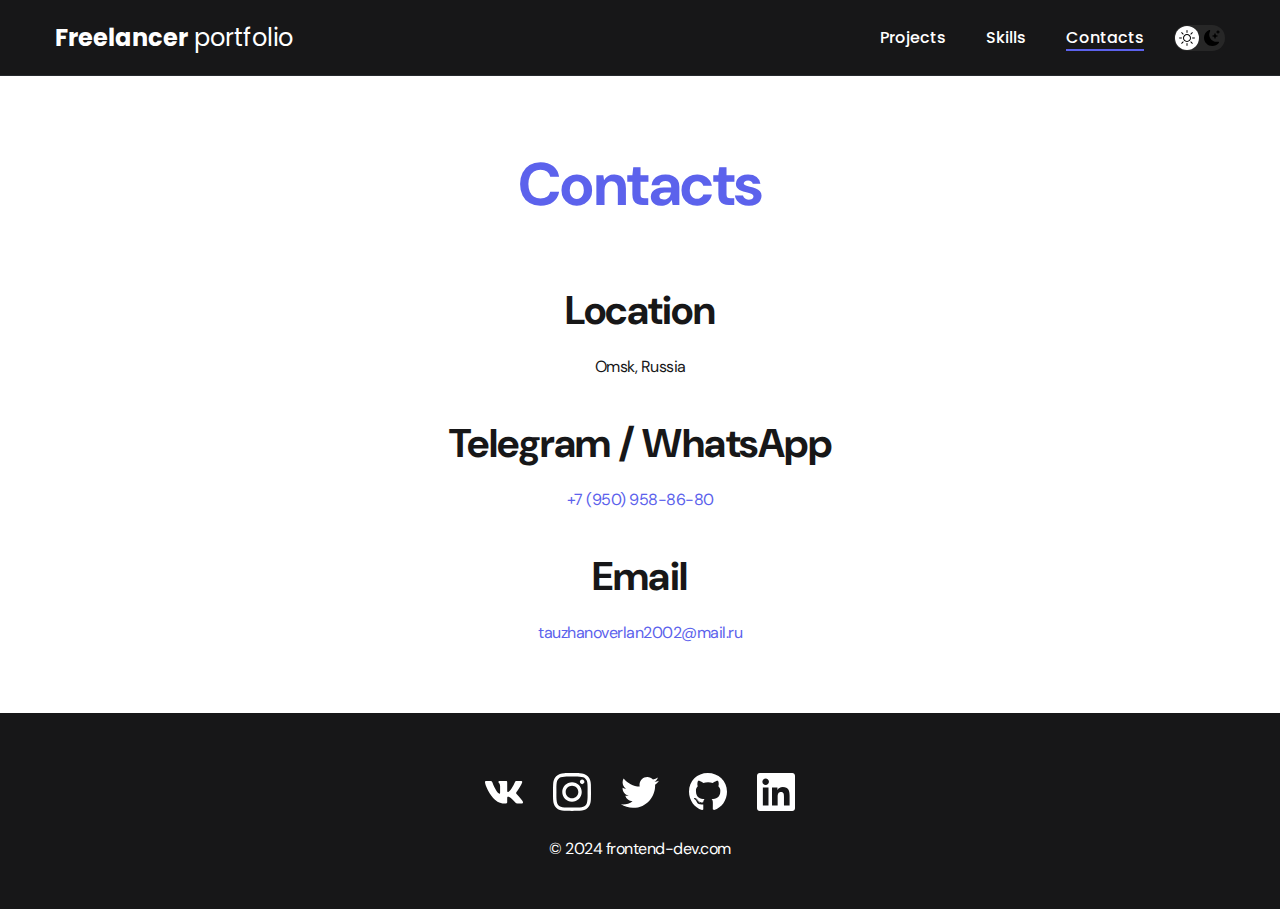
<file: contacts.html>
<!DOCTYPE html>
<html lang="en">
<head>
  <meta charset="UTF-8">
  <meta name="viewport" content="width=device-width, initial-scale=1.0">
  <title>Freelancer portfolio</title>
  <link rel="stylesheet" href="./css/main.css">
</head>
<body>
  <nav class="nav">
    <div class="container">
      <div class="nav-row">
        <a href="./index.html" class="logo"><strong>Freelancer</strong> portfolio</a>

        <button class="dark-mode-btn">
          <img src="./image/icons/sun.svg" alt="Light mode" class="dark-mode-btn__icon">
          <img src="./image/icons/moon.svg" alt="Light mode" class="dark-mode-btn__icon">
        </button>
        
        <ul class="nav-list">
          <li class="nav-list__item"><a href="./index.html" class="nav-list__link">Projects</a></li>
          <li class="nav-list__item"><a href="./skills.html" class="nav-list__link">Skills</a></li>
          <li class="nav-list__item"><a href="./contacts.html" class="nav-list__link nav-list__link--active">Contacts</a></li>
        </ul>
      </div>
    </div>
  </nav>

  <main class="section">
    <div class="container">
        <h1 class="title-1">Contacts</h1>
        <ul class="content-list">
          <li class="content-list_item">
            <h2 class="title-2">Location</h2>
            <p>Omsk, Russia</p>
          </li>
          <li class="content-list_item">
            <h2 class="title-2">Telegram / WhatsApp</h2>
            <p><a href="tel:+79509588680">+7 (950) 958-86-80</a></p>
          </li>
          <li class="content-list_item">
            <h2 class="title-2">Email</h2>
            <p><a href="mailto:tauzhanoverlan2002@mail.ru">tauzhanoverlan2002@mail.ru</a></p>
          </li>
        </ul>
    </div>
  </main>

  <footer class="footer">
    <div class="container">
      <div class="footer__wrapper">
        <ul class="social">
          <li class="social__item">
            <a href="#"><img src="./image/icons/vk.svg" alt="Link"></a>
          </li>
          <li class="social__item">
            <a href="#"><img src="./image/icons/instagram.svg" alt="Link"></a>
          </li>
          <li class="social__item">
            <a href="#"><img src="./image/icons/twitter.svg" alt="Link"></a>
          </li>
          <li class="social__item">
            <a href="#"><img src="./image/icons/github.svg" alt="Link"></a>
          </li>
          <li class="social__item">
            <a href="#"><img src="./image/icons/linkedIn.svg" alt="Link"></a>
          </li>
        </ul>
        <div class="copyriht">
          <p>© 2024 frontend-dev.com</p>
        </div>
      </div>
    </div>
  </footer>
  <script src="js/main.js"></script>
</body>
</html>
</file>
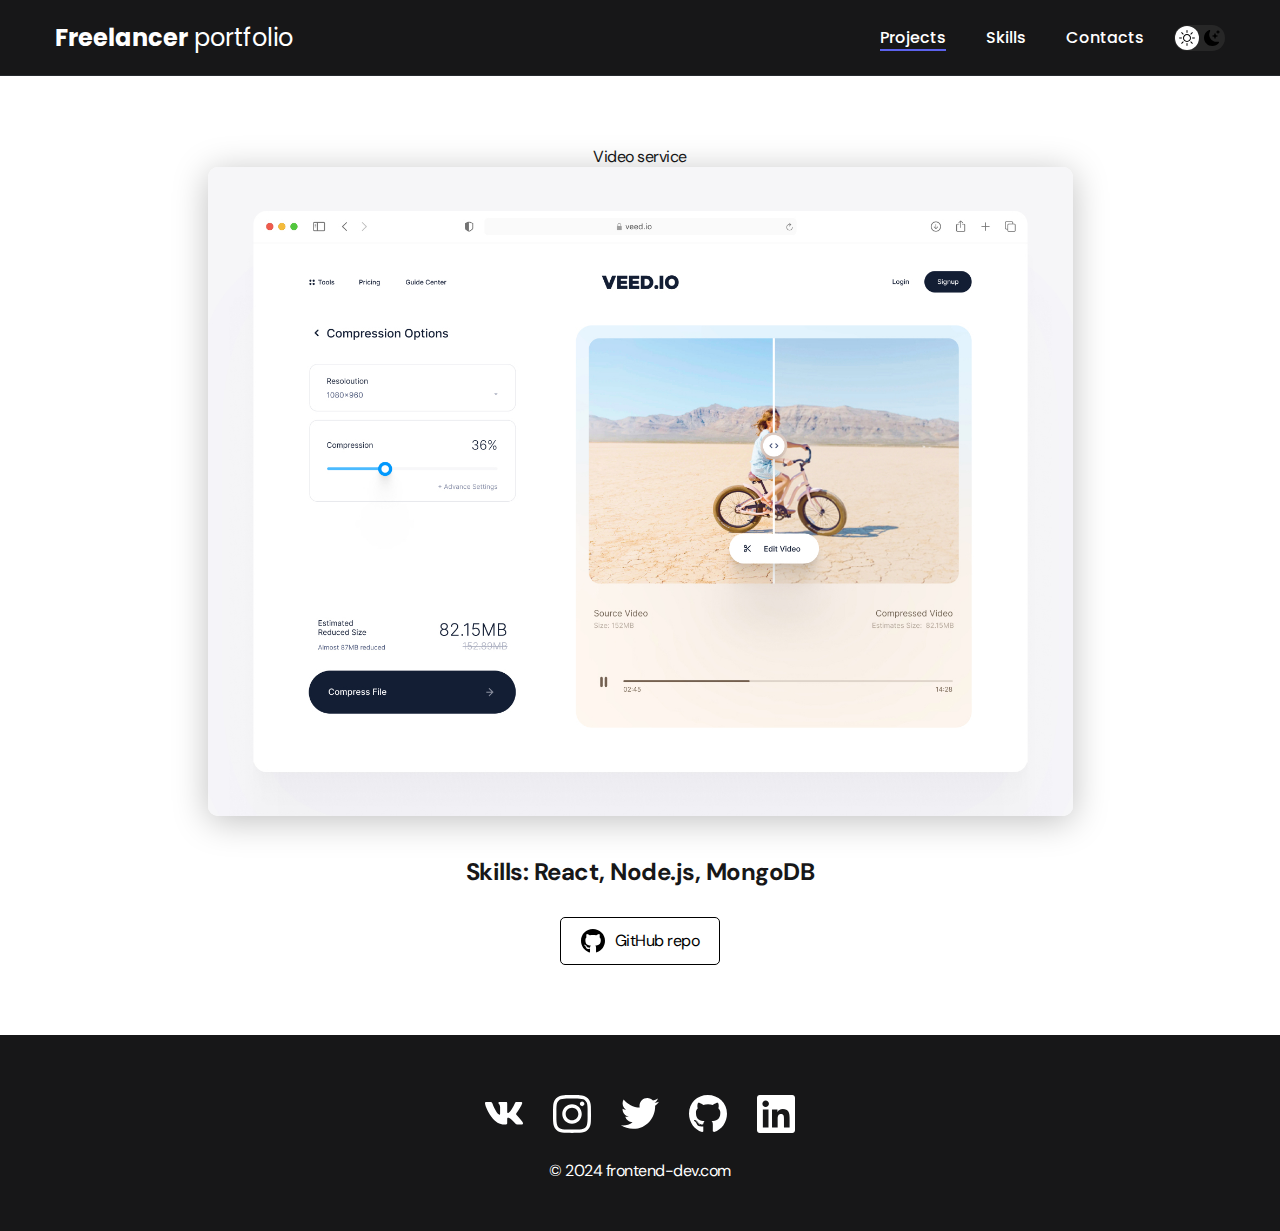
<file: project-page.html>
<!DOCTYPE html>
<html lang="en">
<head>
  <meta charset="UTF-8">
  <meta name="viewport" content="width=device-width, initial-scale=1.0">
  <title>Freelancer portfolio</title>
  <link rel="stylesheet" href="./css/main.css">
</head>
<body>
  <nav class="nav">
    <div class="container">
      <div class="nav-row">
        <a href="./index.html" class="logo"><strong>Freelancer</strong> portfolio</a>

        <button class="dark-mode-btn">
          <img src="./image/icons/sun.svg" alt="Light mode" class="dark-mode-btn__icon">
          <img src="./image/icons/moon.svg" alt="Light mode" class="dark-mode-btn__icon">
        </button>

        <ul class="nav-list">
          <li class="nav-list__item"><a href="./index.html" class="nav-list__link nav-list__link--active">Projects</a></li>
          <li class="nav-list__item"><a href="./skills.html" class="nav-list__link">Skills</a></li>
          <li class="nav-list__item"><a href="./contacts.html" class="nav-list__link">Contacts</a></li>
        </ul>
      </div>
    </div>
  </nav>

  <main class="section">
    <div class="container">
      <div class="project-details">
        <h1 clas="title-1">Video service</h1>

        <img src="./image/projects/big/02-big.jpg" alt="" class="project-details__cover">

        <div class="project-details__desc">
          <p>Skills: React, Node.js, MongoDB</p>
        </div>

        <a href="#!" class="btn-outline">
          <img src="./image/icons/github-black.svg" alt="">
          GitHub repo
        </a>
      </div>
    </div>
  </main>

  <footer class="footer">
    <div class="container">
      <div class="footer__wrapper">
        <ul class="social">
          <li class="social__item">
            <a href="#"><img src="./image/icons/vk.svg" alt="Link"></a>
          </li>
          <li class="social__item">
            <a href="#"><img src="./image/icons/instagram.svg" alt="Link"></a>
          </li>
          <li class="social__item">
            <a href="#"><img src="./image/icons/twitter.svg" alt="Link"></a>
          </li>
          <li class="social__item">
            <a href="#"><img src="./image/icons/github.svg" alt="Link"></a>
          </li>
          <li class="social__item">
            <a href="#"><img src="./image/icons/linkedIn.svg" alt="Link"></a>
          </li>
        </ul>
        <div class="copyriht">
          <p>© 2024 frontend-dev.com</p>
        </div>
      </div>
    </div>
  </footer>
  <script src="js/main.js"></script>
</body>
</html>
</file>
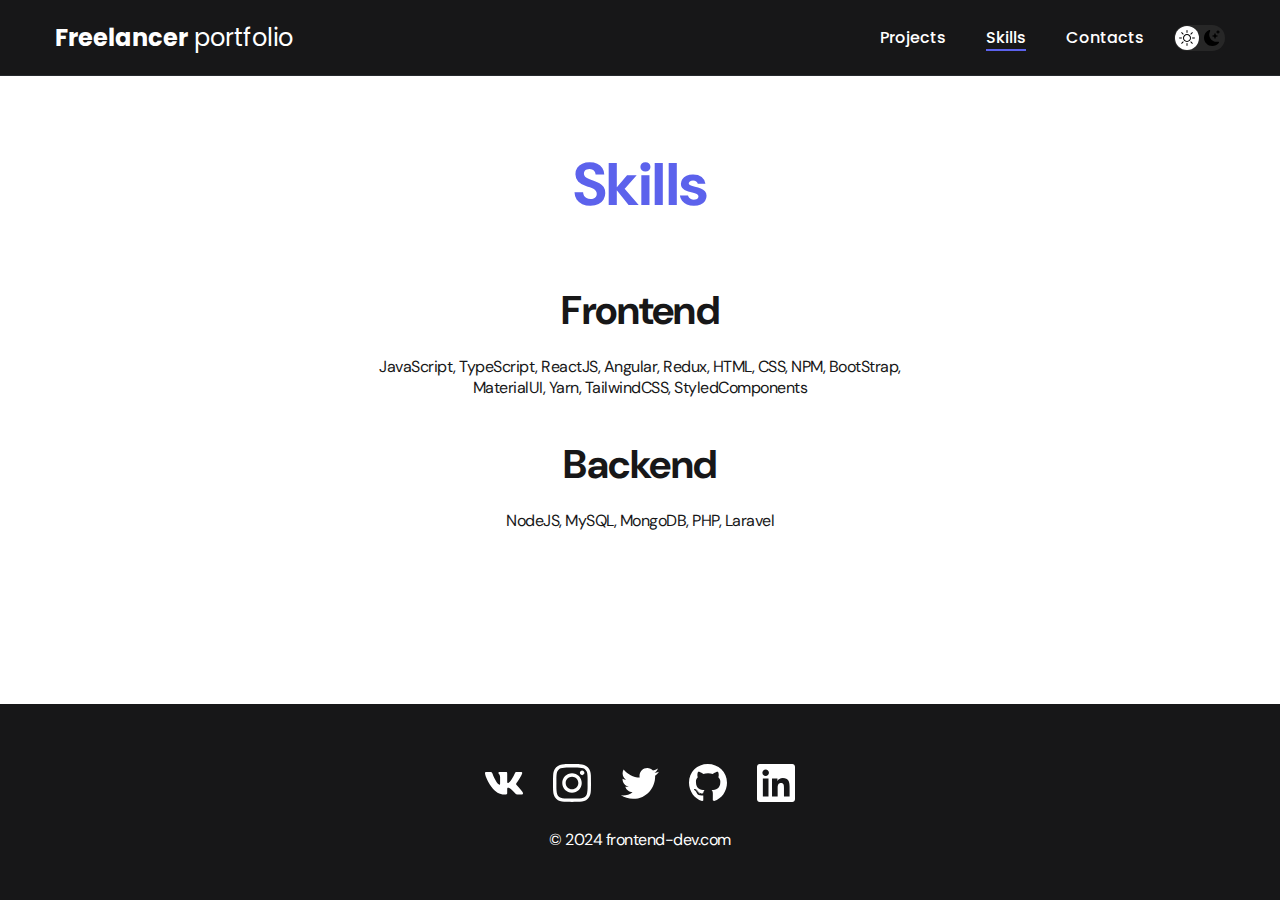
<file: skills.html>
<!DOCTYPE html>
<html lang="en">
<head>
  <meta charset="UTF-8">
  <meta name="viewport" content="width=device-width, initial-scale=1.0">
  <title>Freelancer portfolio</title>
  <link rel="stylesheet" href="./css/main.css">
</head>
<body>
  <nav class="nav">
    <div class="container">
      <div class="nav-row">
        <a href="./index.html" class="logo"><strong>Freelancer</strong> portfolio</a>

        <button class="dark-mode-btn">
          <img src="./image/icons/sun.svg" alt="Light mode" class="dark-mode-btn__icon">
          <img src="./image/icons/moon.svg" alt="Light mode" class="dark-mode-btn__icon">
        </button>

        <ul class="nav-list">
          <li class="nav-list__item"><a href="./index.html" class="nav-list__link">Projects</a></li>
          <li class="nav-list__item"><a href="./skills.html" class="nav-list__link nav-list__link--active">Skills</a></li>
          <li class="nav-list__item"><a href="./contacts.html" class="nav-list__link">Contacts</a></li>
        </ul>
      </div>
    </div>
  </nav>

  <main class="section">
    <div class="container">
        <h1 class="title-1">Skills</h1>
        <ul class="content-list">
          <li class="content-list_item">
            <h2 class="title-2">Frontend</h2>
            <p>JavaScript, TypeScript, ReactJS, Angular, Redux, HTML, CSS, NPM, BootStrap, MaterialUI, Yarn, TailwindCSS,
              StyledComponents</p>
          </li>
          <li class="content-list_item">
            <h2 class="title-2">Backend</h2>
            <p>NodeJS, MySQL, MongoDB, PHP, Laravel</p>
          </li>
        </ul>
    </div>
  </main>

  <footer class="footer">
    <div class="container">
      <div class="footer__wrapper">
        <ul class="social">
          <li class="social__item">
            <a href="#"><img src="./image/icons/vk.svg" alt="Link"></a>
          </li>
          <li class="social__item">
            <a href="#"><img src="./image/icons/instagram.svg" alt="Link"></a>
          </li>
          <li class="social__item">
            <a href="#"><img src="./image/icons/twitter.svg" alt="Link"></a>
          </li>
          <li class="social__item">
            <a href="#"><img src="./image/icons/github.svg" alt="Link"></a>
          </li>
          <li class="social__item">
            <a href="#"><img src="./image/icons/linkedIn.svg" alt="Link"></a>
          </li>
        </ul>
        <div class="copyriht">
          <p>© 2024 frontend-dev.com</p>
        </div>
      </div>
    </div>
  </footer>
  <script src="js/main.js"></script>
</body>
</html>
</file>
<file: css/main.css>
@import "./reset.css";
@import url('https://fonts.googleapis.com/css2?family=DM+Sans:wght@400;500;700&family=Poppins:wght@400;500;700&display=swap');

/* 
font-family: 'DM Sans', sans-serif; 
font-family: 'Poppins', sans-serif;
*/

:root {
  --black: #171718;
  --black-border: #26292D;
  --white: #fff;
  --purple: #5C62EC;

  --text-color: var(--black);

  --dark-bg: var(--black);
  --dark-border: var(--black-border);
  --header-text: var(--white);
  --accent: var(--purple);

  /* Light mode */
  --page-bg: var(--white);
  --text-color: var(--black);

  --title-1: var(--accent);

  --project-card-bg: var(--white);
  --project-card-text: var(--black);
  --box-shadow: 0px 5px 35px rgba(0, 0, 0, 0.25);
}

.dark {
  /* Dark mode */
  --page-bg: #252526;
  --text-color: var(--white);

  --title-1: var(--white);

  --project-card-bg: var(--black);
  --project-card-text: var(--white);
  --box-shadow: 0px 5px 35px rgba(0, 0, 0, 0.8);

}

html, body{
display: flex;
flex-direction: column;
min-height: 100vh;

font-family: 'DM Sans', sans-serif;
letter-spacing: -0.5px;

/* Light mode */
background-color: var(--page-bg);
color: var(--text-color);
}

/* General */

.container {
  margin: 0 auto;
  padding: 0 15px;
  max-width: 1200px;
}

.section {
  padding: 70px 0;
  ;
}

.title-1 {
  margin-bottom: 60px;
  font-size: 60px;
  font-weight: 700;
  line-height: 1.3;
  color: var(--title-1);
  text-align: center;
}

.title-2 {
  margin-bottom: 20px;
  font-size: 40px;
  line-height: 1.3;
  font-weight: 700;
}

/* Nav */

.nav {
  padding: 20px 0;
  background-color: var(--dark-bg);
  color: var(--header-text);
  border-bottom: 1px solid var(--dark-border);
  letter-spacing: normal;
}

.nav-row{
  display: flex;
  justify-content: flex-end;
  align-items: center;
  column-gap: 30px;
  row-gap: 20px;
  flex-wrap: wrap;
}

.logo {
  margin-right: auto;
  color: var(--header-text);
  font-size: 24px;
  font-family: 'Poppins', sans-serif;
}

.logo strong {
  font-weight: 700;
}

.nav-list {
  display: flex;
  flex-wrap: wrap;
  row-gap: 10px;
  align-items: center;
  column-gap: 40px;
  font-size: 16px;
  font-weight: 500;
  font-family: 'Poppins', sans-serif;
}

.nav-list__link {
  color: var(--header-text);
  transition: opacity 0.2s ease-in;
}

.nav-list__link:hover{
  opacity: 0.8;
}

.nav-list__link--active {
  position: relative;
}

.nav-list__link--active::before {
  content: "";

  position: absolute;
  left: 0;
  top: 100%;

  display: block;
  height: 2px;
  width: 100%;
  background-color: var(--accent);
}

/* Dark mode btn */

.dark-mode-btn {
  order: 9;
  position: relative;
  display: flex;
  justify-content: space-between;
  width: 51px;
  height: 26px;
  padding: 5px;
  background-color: #272727;
  border-radius: 50px;
  }

.dark-mode-btn::before {
  content: "";
  position: absolute;
  top: 1px;
  left: 1px;
  
  display: block;
  width: 24px;
  height: 24px;
  border-radius: 50%;
  background: var(--white);
  transition: left 0.2s ease-in;
}

.dark-mode-btn--active::before {
  left: 26px;
}

.dark-mode-btn__icon {
  position: relative;
  z-index: 9;
}
/* Header */

.header {
  padding: 40px 0;
  min-height: 695px;

  display: flex;
  justify-content: center;
  align-items: center;

  background-color: var(--dark-bg);
  background-image: url('./../image/header-bg.png');
  background-repeat: no-repeat;
  background-size: auto;
  background-position: center center;

  color: var(--header-text);
  text-align: center;
}

.header__wrapper {
  padding: 0 15px;
  max-width: 660px;
}

.header__title {
  margin-bottom: 20px;
  font-size: 40px;
  font-weight: 700;
  line-height: 1.4;
}

.header__title strong {
  font-size: 60px;
  font-weight: 700;
}

.header__title en {
  font-style: normal;
  color: var(--accent);
}

.header__text {
  margin-bottom: 40px;
  font-size: 18px;
  line-height: 1.333;
}

.header__text p + p {
  margin-top: 0.5em;
}

/* Button */

.btn {
  display: inline-block;
  height: 48px;
  padding: 12px 28px;
  border-radius: 5px;
  background-color: var(--accent);
  color: var(--white);
  letter-spacing: 0.15px;
  font-size: 16px;
  font-weight: 500;

  transition: opacity 0.2s ease-in;
}

.btn:hover {
  opacity: 0.8;
}

.btn:active {
  position: relative;
  top: 1px;
}

/* Btn outline */

.btn-outline {
  display: flex;
  column-gap: 10px;
  align-items: center;

  height: 48px;
  padding: 12px 20px;
  
  border-radius: 5px;
  border: 1px solid #000;
  background-color: var(--white);
  color: #000;

  transition: opacity 0.2s ease-in;
}

.btn-outline:hover {
  opacity: 0.8;
}

.btn-outline:active {
  position: relative;
  top: 1px;
}

/* Projects */

.projects {
  display: flex;
  justify-content: center;
  flex-wrap: wrap; 
  column-gap: 30px;
  row-gap: 30px;
}

.project {
  max-width: 370px;
  background-color: var(--project-card-bg);
  box-shadow: var(--box-shadow);
  border-radius: 10px;
}

.project__img {
  border-radius: 10px;
}

.project__title {
  padding: 15px 20px 25px;
  font-weight: 700;
  font-size: 24px;
  line-height: 1.3;
  color: var(--project-card-text);
}

/* Project details */

.project-details {
  margin: 0 auto;
  max-width: 865px;

  display: flex;
  flex-direction: column;
  align-items: center;
  text-align: center;
}

.project-details__cover {
  max-width: 100%;
  margin-bottom: 40px;
  box-shadow: 0px 5px 35px rgba(0, 0, 0, 0.25);
  border-radius: 10px;
}

.project-details__desc {
  margin-bottom: 30px;
  font-weight: 700;
  font-size: 24px;
  line-height: 1.3;
}

/* Content list */

.content-list {
  margin: 0 auto;
  max-width: 570px;
  display: flex;
  flex-direction: column;
  align-items: center;
  row-gap: 40px;
  text-align: center;
}

.content-list a {
  color: var(--accent);
}

.content-list__item {
  font-size: 18px;
  line-height: 1.5;
}

.content-list__item p + p {
  margin-top: 0.5em;
}

/* Footer */

.footer {
  margin-top: auto;
  padding: 60px 0 50px;
  background-color: var(--dark-bg);
  color: var(--header-text);
}

.footer__wrapper {
  display: flex; 
  flex-direction: column;
  align-items: center;
  row-gap: 27px;
}

.social {
  display: flex;
  column-gap: 30px;
  align-items: center;
}

.copyright {
  font-size: 16px;
}

.copyright p + p {
  margin-top: 0.5em;
}


@media (max-width: 620px) {
  .header {
    min-height: unset;
  }

  .header__title {
    font-size: 38px;
  }

  .header__title strong {
    font-size: 40px;
  }

  .nav-row {
    justify-content: space-between;
  }

  .dark-mode-btn {
    order: 0;
  }

  .section{
    padding: 40px 0;
  }

  .title-1 {
    margin-bottom: 30px;
    font-size: 40px;
  }

  .title-2 {
    margin-bottom: 10px;
    font-size: 30px;
  }

  .project__title {
    font-size: 22px;
  }

  .project-details__desc {
    font-size: 22px;
    margin-bottom: 20px;
  }

  .footer {
    padding: 40px 0 30px;
  }

  .footer__wrapper {
    row-gap: 20px;
  }

  .social {
    column-gap: 20px;
  }

  .social__item {
    width: 28px;
  }

  .content-list {
    row-gap: 20px;
  }

  .content-list__item {
    font-size: 16px;
  }

}
</file>
